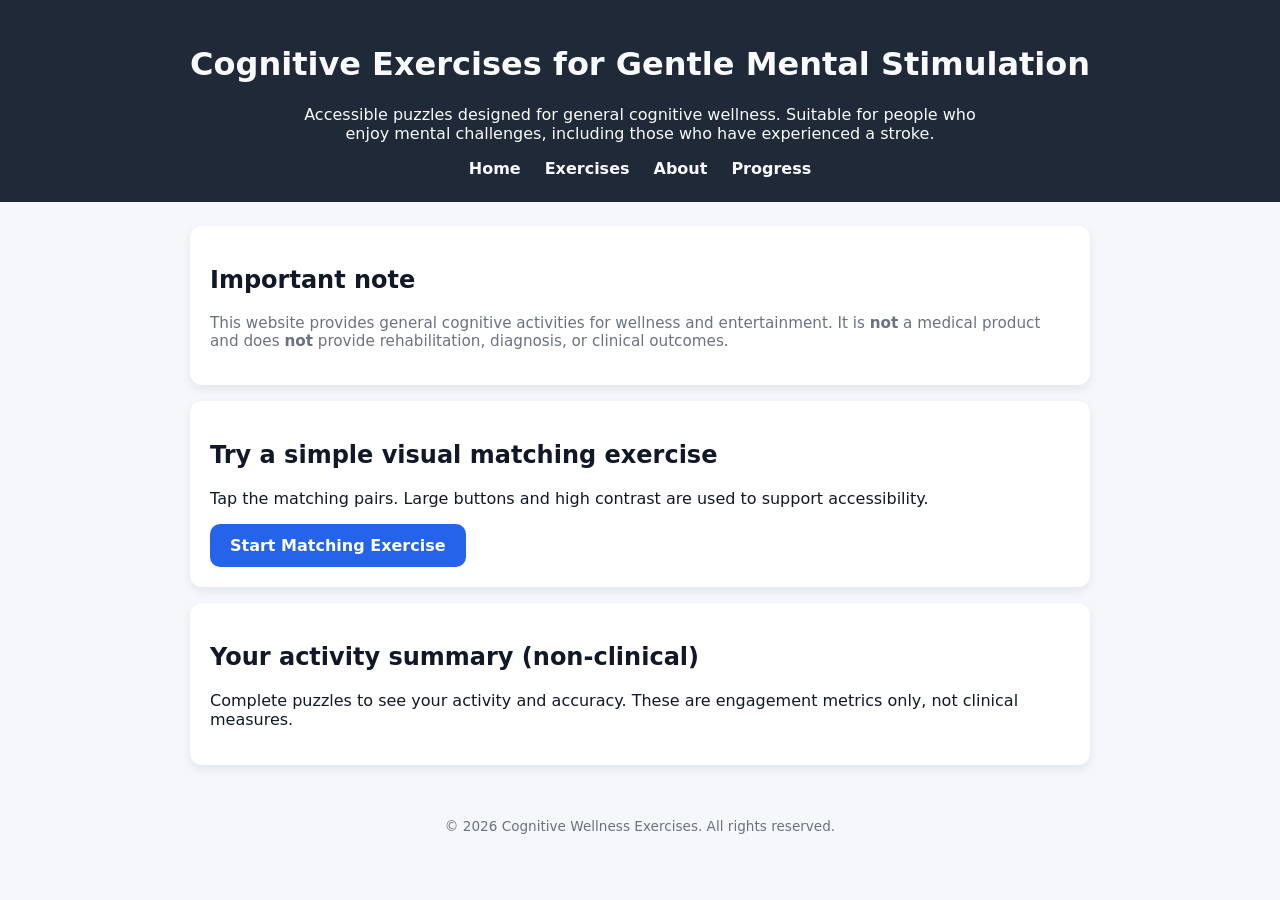
<file: index.html>
<!DOCTYPE html>
<html lang="en">
<head>
  <meta charset="UTF-8">
  <title>Cognitive Exercises After Stroke</title>
  <meta name="viewport" content="width=device-width, initial-scale=1.0">
  <link rel="stylesheet" href="style.css">
</head>
<body>
  <header class="header">
    <h1>Cognitive Exercises for Gentle Mental Stimulation</h1>
    <p class="subtitle">
      Accessible puzzles designed for general cognitive wellness. 
      Suitable for people who enjoy mental challenges, including those who have experienced a stroke.
    </p>

    <!-- Navigation MUST be inside header -->
    <nav class="nav">
      <a href="index.html">Home</a>
      <a href="exercises/index.html">Exercises</a>
      <a href="about/index.html">About</a>
      <a href="progress/index.html">Progress</a>
    </nav>
  </header>

  <main class="main">
    <section class="section">
      <h2>Important note</h2>
      <p class="disclaimer">
        This website provides general cognitive activities for wellness and entertainment.
        It is <strong>not</strong> a medical product and does <strong>not</strong> provide rehabilitation,
        diagnosis, or clinical outcomes.
      </p>
    </section>

    <section class="section">
      <h2>Try a simple visual matching exercise</h2>
      <p>
        Tap the matching pairs. Large buttons and high contrast are used to support accessibility.
      </p>

      <!-- Homepage should link to the puzzle, NOT load it -->
      <a href="exercises/matching.html" class="button">Start Matching Exercise</a>
    </section>

    <section class="section">
      <h2>Your activity summary (non-clinical)</h2>
      <p>
        Complete puzzles to see your activity and accuracy. These are engagement metrics only,
        not clinical measures.
      </p>
    </section>
  </main>

  <footer class="footer">
    <p>&copy; 2026 Cognitive Wellness Exercises. All rights reserved.</p>
  </footer>
</body>
</html>
</file>
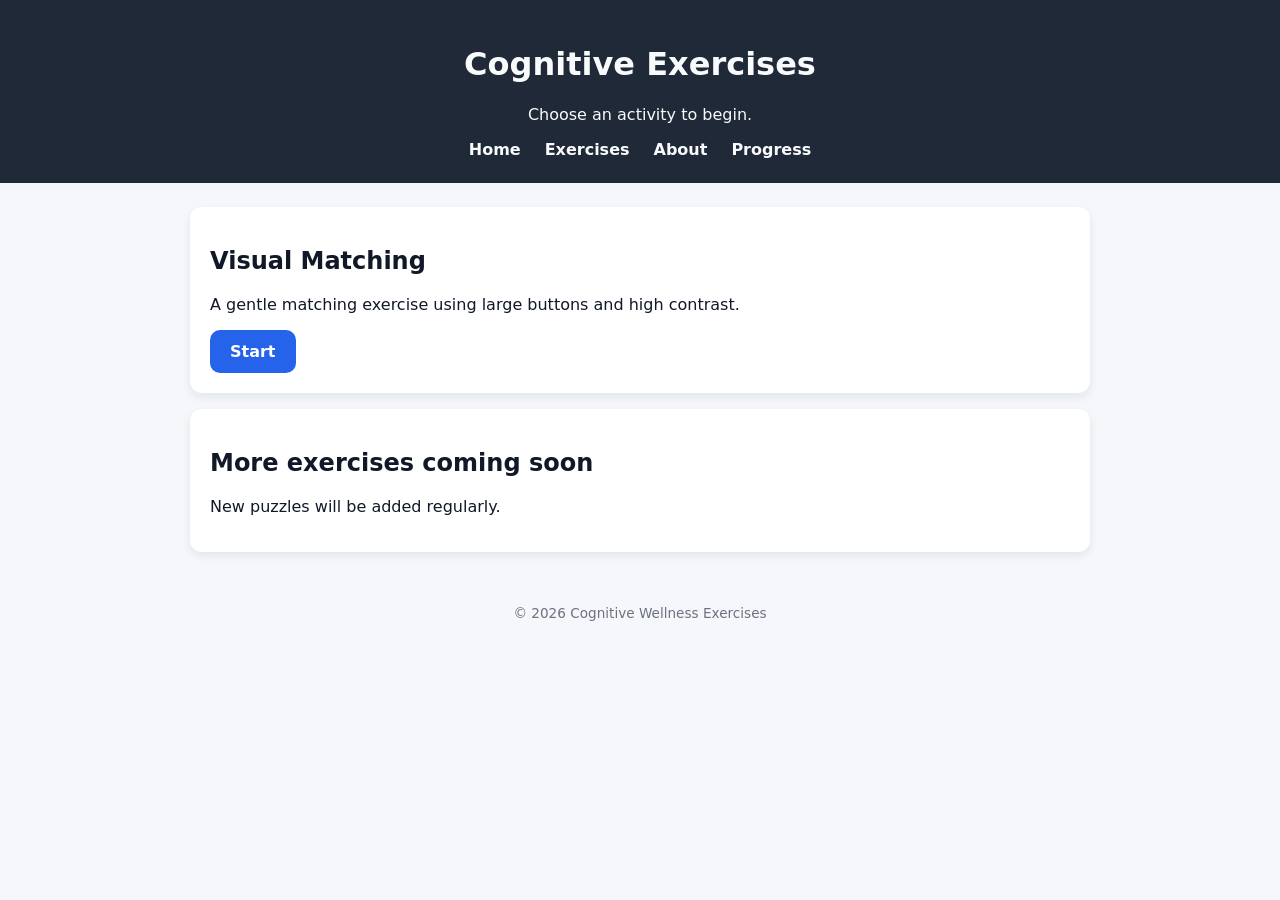
<file: exercises/index.html>
<!DOCTYPE html>
<html lang="en">
<head>
  <meta charset="UTF-8">
  <title>Exercises</title>
  <meta name="viewport" content="width=device-width, initial-scale=1.0">
  <link rel="stylesheet" href="../style.css">
</head>
<body>
  <header class="header">
    <h1>Cognitive Exercises</h1>
    <p class="subtitle">Choose an activity to begin.</p>

    <!-- FIXED: Navigation moved inside header -->
    <nav class="nav">
      <a href="../index.html">Home</a>
      <a href="../exercises/index.html">Exercises</a>
      <a href="../about/index.html">About</a>
      <a href="../progress/index.html">Progress</a>
    </nav>
  </header>

  <main class="main">
    <section class="section">
      <h2>Visual Matching</h2>
      <p>A gentle matching exercise using large buttons and high contrast.</p>
      <a href="matching.html" class="button">Start</a>
    </section>

    <section class="section">
      <h2>More exercises coming soon</h2>
      <p>New puzzles will be added regularly.</p>
    </section>
  </main>

  <footer class="footer">
    <p>&copy; 2026 Cognitive Wellness Exercises</p>
  </footer>
</body>
</html>
</file>
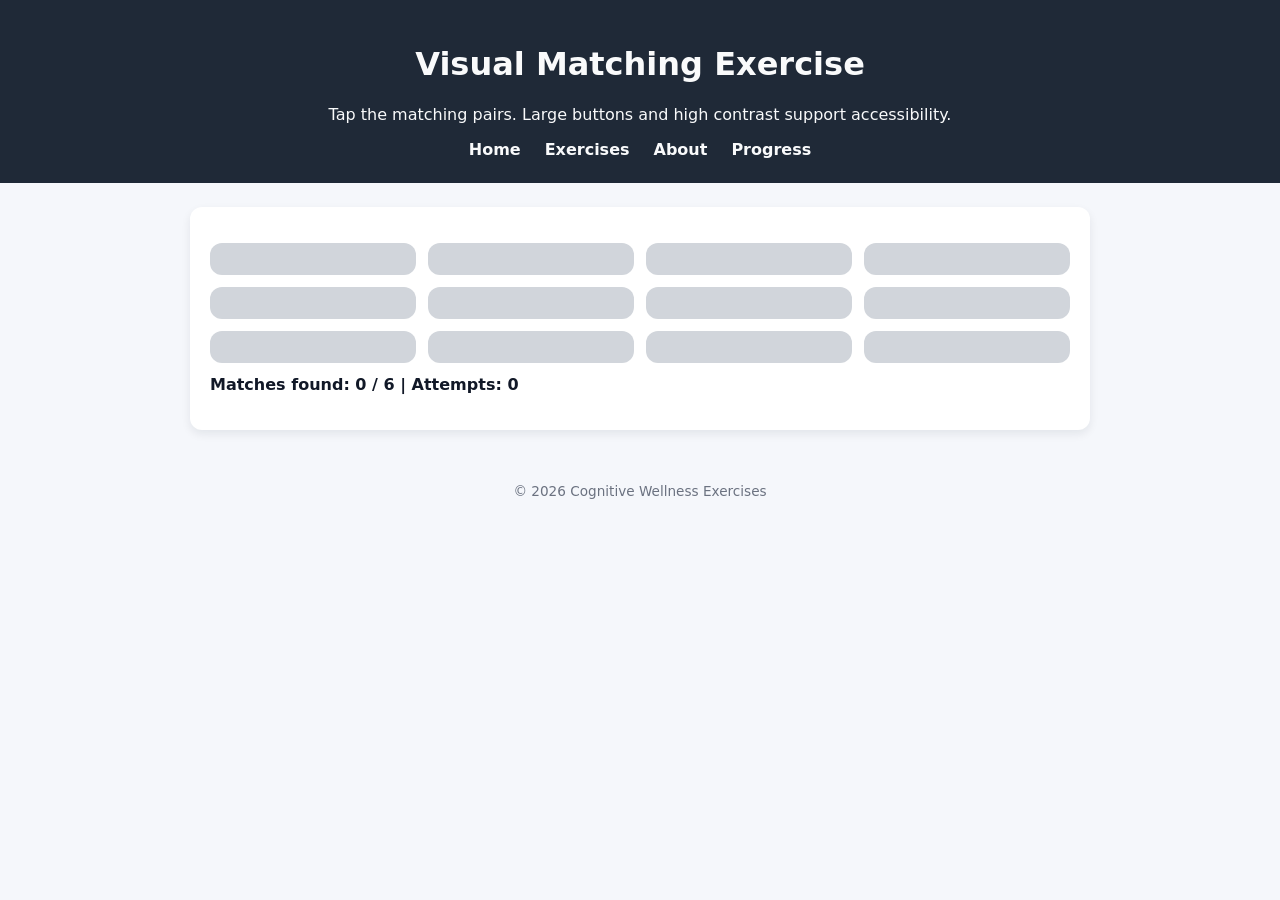
<file: exercises/matching.html>
<!DOCTYPE html>
<html lang="en">
<head>
  <meta charset="UTF-8">
  <title>Visual Matching Exercise</title>
  <meta name="viewport" content="width=device-width, initial-scale=1.0">
  <link rel="stylesheet" href="../style.css">
</head>
<body>
  <header class="header">
    <h1>Visual Matching Exercise</h1>
    <p class="subtitle">Tap the matching pairs. Large buttons and high contrast support accessibility.</p>

    <nav class="nav">
      <a href="../index.html">Home</a>
      <a href="../exercises/index.html">Exercises</a>
      <a href="../about/index.html">About</a>
      <a href="../progress/index.html">Progress</a>
    </nav>
  </header>

  <main class="main">
    <section class="section">
      <div id="puzzle" class="puzzle"></div>
      <div id="status" class="status"></div>
      <p id="summary"></p>
    </section>
  </main>

  <footer class="footer">
    <p>&copy; 2026 Cognitive Wellness Exercises</p>
  </footer>

  <script src="../script.js"></script>
</body>
</html>
</file>
<file: style.css>
body {
  font-family: system-ui, -apple-system, BlinkMacSystemFont, "Segoe UI", sans-serif;
  margin: 0;
  background: #f5f7fb;
  color: #111827;
}

/* HEADER */
.header {
  padding: 1.5rem;
  text-align: center;
  background: #1f2937;
  color: #f9fafb;
}

.subtitle {
  max-width: 700px;
  margin: 0.5rem auto 0;
}

/* NAVIGATION */
.nav {
  margin-top: 1rem;
  display: flex;
  justify-content: center;
  gap: 1.5rem;
}

.nav a {
  color: #f9fafb; /* white text for dark header */
  text-decoration: none;
  font-weight: 600;
}

.nav a:hover {
  text-decoration: underline;
}

/* MAIN CONTENT */
.main {
  max-width: 900px;
  margin: 1.5rem auto;
  padding: 0 1rem;
}

.section {
  background: #ffffff;
  border-radius: 12px;
  padding: 1.25rem;
  margin-bottom: 1rem;
  box-shadow: 0 4px 10px rgba(15, 23, 42, 0.08);
}

.disclaimer {
  font-size: 0.95rem;
  color: #6b7280;
}

/* PUZZLE GRID */
.puzzle {
  display: grid;
  grid-template-columns: repeat(4, minmax(70px, 1fr));
  gap: 0.75rem;
  margin-top: 1rem;
}

.puzzle-button {
  font-size: 1.2rem;
  padding: 1rem;
  border-radius: 12px;
  border: none;
  background: #d1d5db;
  color: #111827;
  cursor: pointer;
  transition: background 0.15s, transform 0.1s;
}

.puzzle-button:focus {
  outline: 3px solid #2563eb;
}

.puzzle-button:hover {
  background: #d1d5db;
}

.puzzle-button.matched {
  background: #22c55e;
  color: #f9fafb;
}

.puzzle-button.selected {
  background: #2563eb;
  color: #f9fafb;
}

.status {
  margin-top: 0.75rem;
  font-weight: 600;
}

/* BUTTON STYLE */
.button {
  display: inline-block;
  padding: 0.75rem 1.25rem;
  background: #2563eb;
  color: #fff;
  border-radius: 10px;
  text-decoration: none;
  font-weight: 600;
  transition: background 0.2s;
}

.button:hover {
  background: #1d4ed8;
}

/* FOOTER */
.footer {
  text-align: center;
  padding: 1rem;
  font-size: 0.85rem;
  color: #6b7280;
}
</file>
